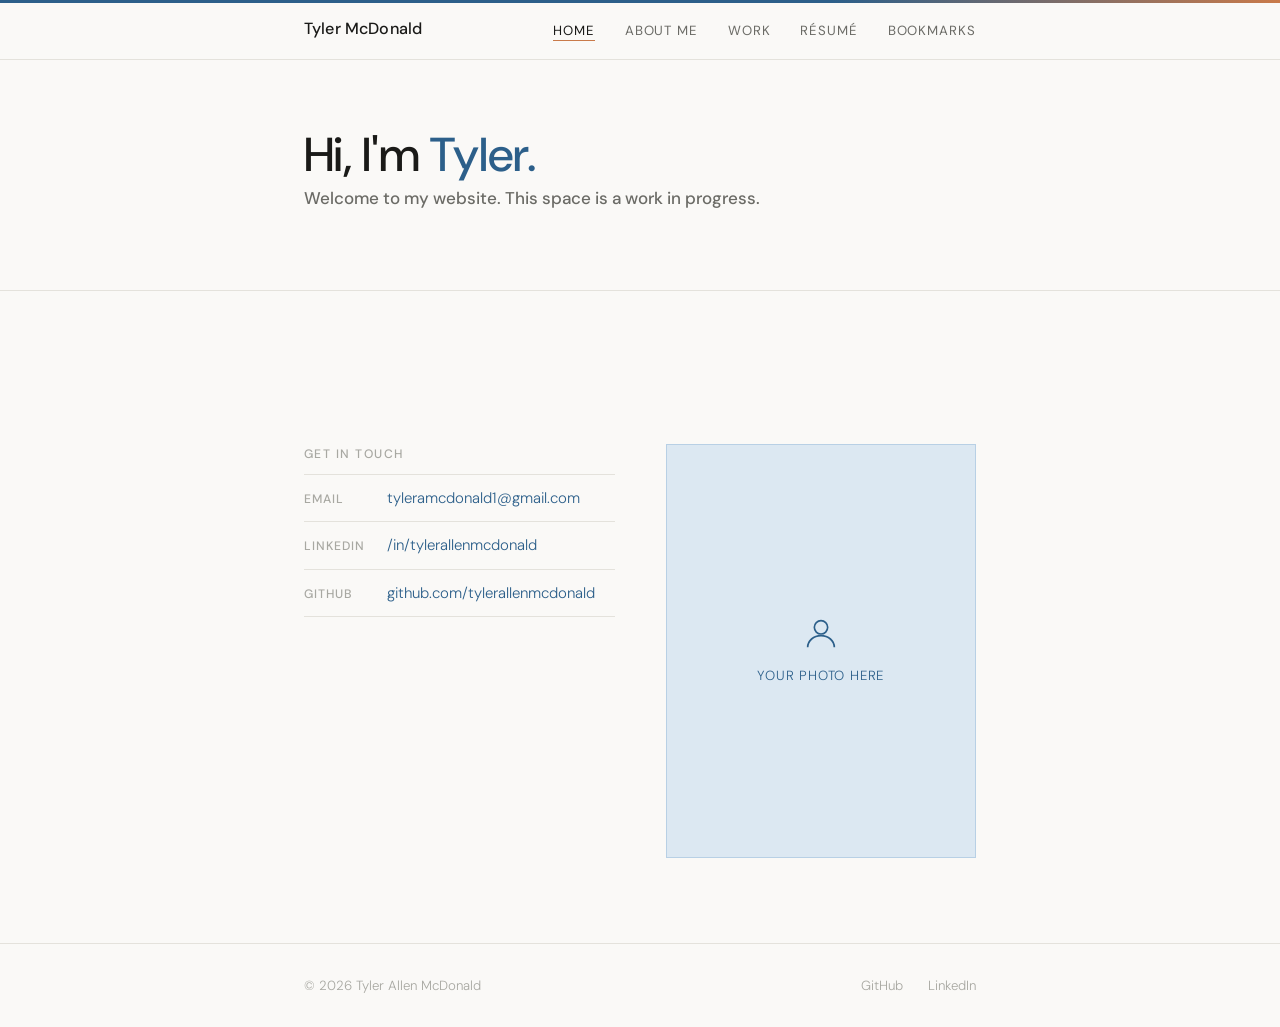
<file: index.html>
<!DOCTYPE html>
<html lang="en">
<head>
  <meta charset="UTF-8" />
  <meta name="viewport" content="width=device-width, initial-scale=1.0" />

  <!-- Page title — shows in browser tab and search results -->
  <title>Tyler Allen McDonald</title>

  <!-- Description — shows in Google search results under your site name -->
  <meta name="description" content="Tylerx McDonald — Business Intelligence Analyst based in New York." />

  <!-- Links to the stylesheet -->
  <link rel="stylesheet" href="css/style.css" />
</head>
<body>

  <!-- ============================================================
       NAVIGATION
       The nav bar appears on every page. The current page's link
       has class="active" so it gets the orange underline.
       To add a new page, copy a <li> item and update the href and text.
       ============================================================ -->
  <nav>
    <div class="container">

      <!-- Your name — links back to home from any page -->
      <a href="index.html" class="nav-name">Tyler McDonald</a>

      <!-- Mobile hamburger button — only visible on small screens -->
      <button class="nav-toggle" aria-label="Toggle navigation" onclick="toggleNav()">
        <span></span><span></span><span></span>
      </button>

      <!-- Navigation links -->
      <ul class="nav-links" id="nav-links">
        <li><a href="index.html" class="active">Home</a></li>
        <li><a href="pages/about.html">About Me</a></li>
        <li><a href="pages/work.html">Work</a></li>
        <li><a href="pages/resume.html">Résumé</a></li>
        <li><a href="pages/bookmarks.html">Bookmarks</a></li>
      </ul>
    </div>
  </nav>


  <!-- ============================================================
       INTRO SECTION
       The main headline and welcome text.
       ============================================================ -->
  <section class="home-intro">
    <div class="container">

      <!-- Small text above the headline — update with your location/role -->
      <!-- <p class="eyebrow">Business Intelligence Analyst — New York</p>

      <!-- Main headline. The <span class="highlight"> makes "Tyler" blue.
           To change the headline, edit the text between the <h1> tags. -->
      <h1>Hi, I'm <span class="highlight">Tyler.</span> <!--<br>I work with data.</h1>

      <!-- Short welcome message. Keep this brief — 2-3 sentences max. -->
      <p class="welcome-text">
        Welcome to my website. This space is a work in progress.

      </p>

    </div>
  </section>


  <!-- ============================================================
       LOWER SECTION — Contact info + Photo
       Two columns: contact info on the left, your photo on the right.
       ============================================================ -->
  <section class="home-lower">
    <div class="container" style="display: contents;"><!-- contents lets the grid span the container -->
    </div>
  </section>

  <!-- Using a full-width container for the two-column layout -->
  <div style="max-width: var(--max-width); margin: 0 auto; padding: 3rem 2rem 5rem;">
    <div class="home-lower" style="padding: 0;">

      <!-- LEFT COLUMN: Contact info -->
      <div class="contact-block">
        <p class="contact-title">Get in touch</p>

        <!-- Each .contact-row is one line of contact info.
             To add a new contact method, copy a .contact-row block.
             To remove one, delete the whole .contact-row block. -->

        <div class="contact-row">
          <span class="contact-key">Email</span>
          <!-- Update the href="mailto:..." and the visible text with your email -->
          <a class="contact-val" href="mailto:tyleramcdonald1@gmail.com">tyleramcdonald1@gmail.com</a>
        </div>

        <div class="contact-row">
          <span class="contact-key">LinkedIn</span>
          <!-- Update the href with your LinkedIn URL -->
          <a class="contact-val" href="https://linkedin.com/in/tylerallenmcdonald" target="_blank" rel="noopener">
            /in/tylerallenmcdonald
          </a>
        </div>

        <div class="contact-row">
          <span class="contact-key">GitHub</span>
          <!-- Update the href with your GitHub URL -->
          <a class="contact-val" href="https://github.com/tylerallenmcdonald" target="_blank" rel="noopener">
            github.com/tylerallenmcdonald
          </a>
        </div>

      </div>

      <!-- RIGHT COLUMN: Your photo
           When you have a photo ready:
           1. Put the image file in a folder called "photos/" at the root of the project
           2. Delete the entire <div class="photo-placeholder"> block below
           3. Replace it with: <img src="photos/your-filename.jpg" alt="Tyler Allen McDonald" />
           The CSS will handle sizing automatically. -->
      <div class="photo-block">
        <div class="photo-placeholder">
          <!-- This SVG is a simple person icon — it disappears when you add a real photo -->
          <svg width="40" height="40" viewBox="0 0 24 24" fill="none" stroke="currentColor" stroke-width="1" aria-hidden="true">
            <circle cx="12" cy="8" r="4"/>
            <path d="M4 20c0-4 3.6-7 8-7s8 3 8 7"/>
          </svg>
          <span>Your photo here</span>
        </div>
        <!-- Optional: add a caption below your photo -->
        <!-- <p class="photo-caption">Caption goes here</p> -->
      </div>

    </div>
  </div>


  <!-- ============================================================
       FOOTER
       Appears on every page. Update the links if your LinkedIn
       or GitHub URLs are different.
       ============================================================ -->
  <footer>
    <div class="container">
      <!-- Copyright year updates automatically via JavaScript below -->
      <p>© <span id="year"></span> Tyler Allen McDonald</p>
      <div class="footer-links">
        <a href="https://github.com/tylerallenmcdonald" target="_blank" rel="noopener">GitHub</a>
        <a href="https://linkedin.com/in/tylerallenmcdonald" target="_blank" rel="noopener">LinkedIn</a>
      </div>
    </div>
  </footer>


  <!-- ============================================================
       JAVASCRIPT
       Small scripts that add interactivity.
       You don't need to touch these unless you want to learn more.
       ============================================================ -->
  <script>
    // Automatically sets the copyright year to the current year
    document.getElementById('year').textContent = new Date().getFullYear();

    // Toggles the mobile nav menu open and closed
    // Called by the onclick on the hamburger button above
    function toggleNav() {
      document.getElementById('nav-links').classList.toggle('open');
    }
  </script>

</body>
</html>
</file>
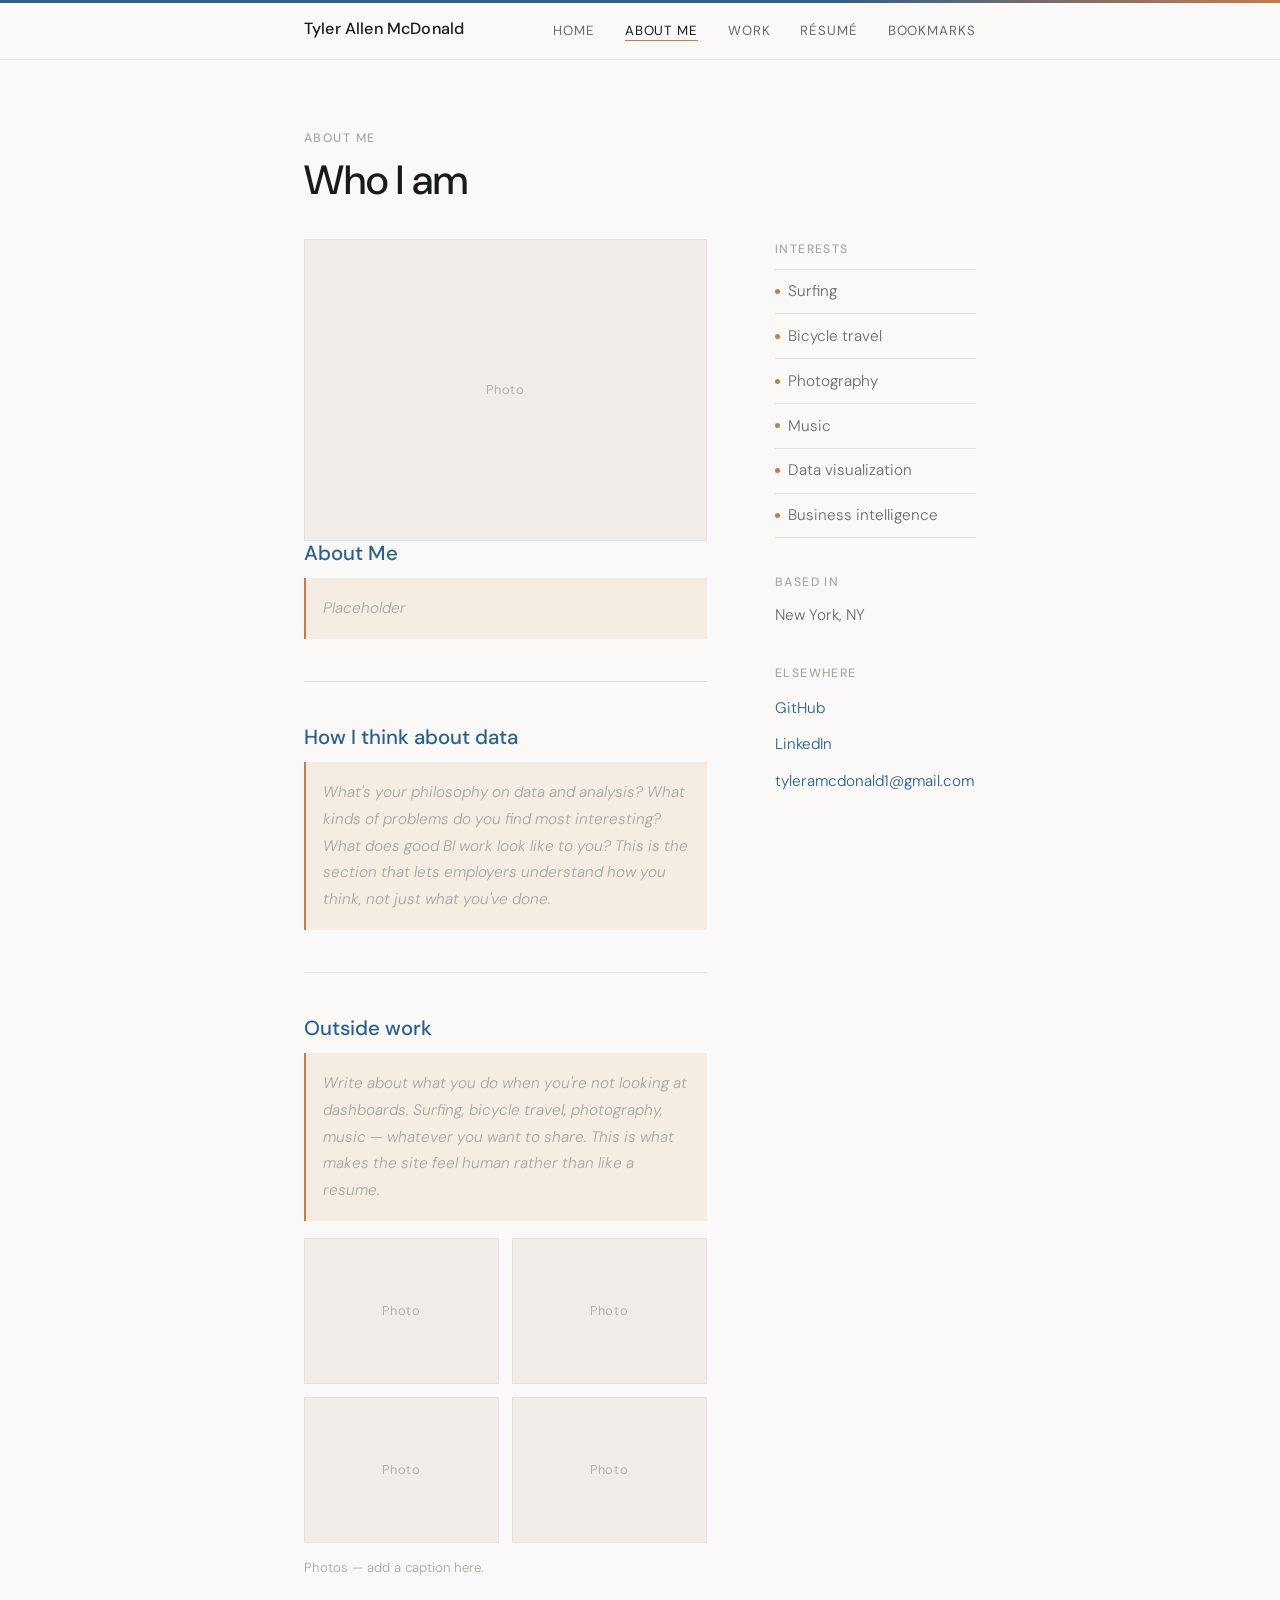
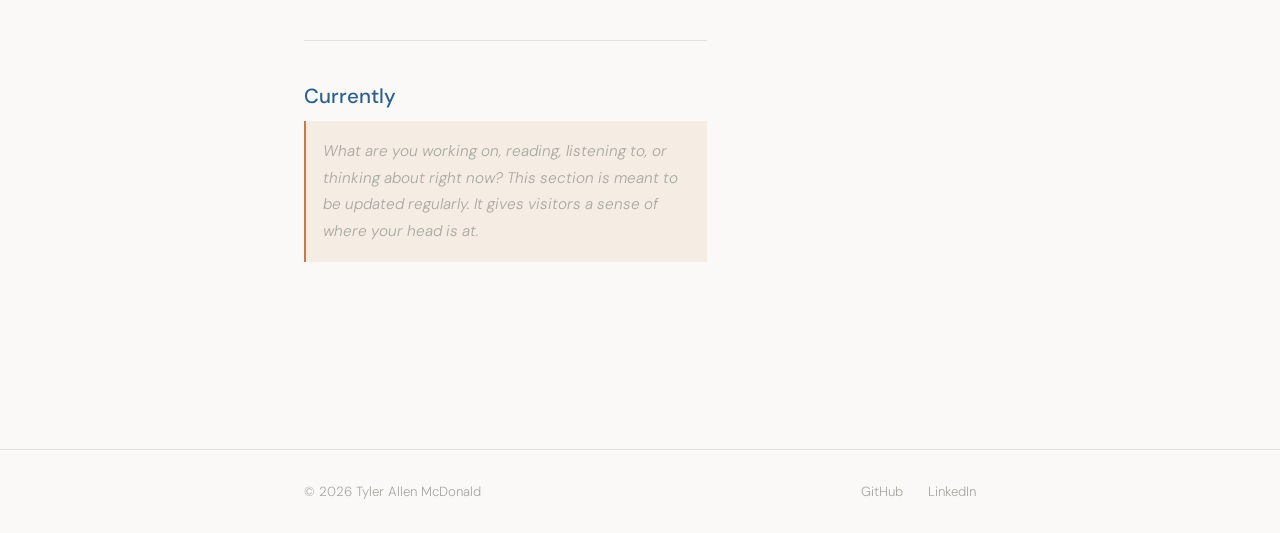
<file: pages/about.html>
<!DOCTYPE html>
<html lang="en">
<head>
  <meta charset="UTF-8" />
  <meta name="viewport" content="width=device-width, initial-scale=1.0" />
  <title>About Me — Tyler Allen McDonald</title>
  <meta name="description" content="About Tyler Allen McDonald" />

  <!-- Path back to stylesheet. The ../ means "go up one folder" since
       this file is inside the pages/ folder. -->
  <link rel="stylesheet" href="../css/style.css" />
</head>
<body>

  <!-- NAVIGATION
       Note: links to other pages use ../ to go up from pages/ to root.
       The "About Me" link has class="active" since that's this page. -->
  <nav>
    <div class="container">
      <a href="../index.html" class="nav-name">Tyler Allen McDonald</a>
      <button class="nav-toggle" aria-label="Toggle navigation" onclick="toggleNav()">
        <span></span><span></span><span></span>
      </button>
      <ul class="nav-links" id="nav-links">
        <li><a href="../index.html">Home</a></li>
        <li><a href="about.html" class="active">About Me</a></li>
        <li><a href="work.html">Work</a></li>
        <li><a href="resume.html">Résumé</a></li>
        <li><a href="bookmarks.html">Bookmarks</a></li>
      </ul>
    </div>
  </nav>


  <main class="page-content">
    <div class="container">

      <!-- Page header -->
      <p class="label">About Me</p>
      <h1>Who I am</h1>

      <!-- Two-column layout: main content left, sidebar right -->
      <div class="about-grid">

        <!-- ============================================================
             LEFT COLUMN — Main bio sections
             Each .about-section is one part of your story.
             Write your own text by replacing the placeholder paragraphs.

             TO ADD A NEW SECTION:
             Copy one entire <div class="about-section"> block and paste
             it below the others. Change the <h2> and write your content.

             TO REMOVE A SECTION:
             Delete the entire <div class="about-section"> block.
             ============================================================ -->
        <div>
          <div class="photo-frame">Photo</div>
          <!-- SECTION 1: Background / Origin story -->
          <div class="about-section">
            <h2>About Me</h2>
            <!-- Replace this placeholder with your own text.
                 Write in whatever voice feels natural to you.
                 There's no right length — 2 paragraphs is plenty. -->
            <p class="placeholder-text">
              Placeholder 
            </p>
          </div>

          <!-- SECTION 2: How you work / What you care about professionally -->
          <div class="about-section">
            <h2>How I think about data</h2>
            <!-- Replace this with your own take on your work and approach. -->
            <p class="placeholder-text">
              What's your philosophy on data and analysis? What kinds of
              problems do you find most interesting? What does good BI work
              look like to you? This is the section that lets employers
              understand how you think, not just what you've done.
            </p>
          </div>

          <!-- SECTION 3: Outside work / Personal interests -->
          <div class="about-section">
            <h2>Outside work</h2>
            <!-- Talk about surfing, photography, bike travel, music —
                 whatever feels right to share. Keep it genuine. -->
            <p class="placeholder-text">
              Write about what you do when you're not looking at dashboards.
              Surfing, bicycle travel, photography, music — whatever you want
              to share. This is what makes the site feel human rather than
              like a resume.
            </p>

            <!-- Photo grid — 4 photos from your travels or hobbies.
                 TO ADD REAL PHOTOS:
                 1. Put your images in a /photos folder at the project root
                 2. Replace each <div class="photo-frame"> with:
                    <img src="../photos/your-photo.jpg" alt="description" />
                 The grid will size them automatically. -->
            <div class="photo-grid">
              <div class="photo-frame">Photo</div>
              <div class="photo-frame">Photo</div>
              <div class="photo-frame">Photo</div>
              <div class="photo-frame">Photo</div>
            </div>
            <!-- Optional caption below the photo grid -->
            <p style="font-size: 0.78rem; color: var(--ink-faint); margin-top: 0.75rem;">
              <!-- Write a caption, e.g. "Pacific Coast, 2024" -->
              Photos — add a caption here.
            </p>
          </div>

          <!-- SECTION 4: Currently / What you're thinking about now -->
          <div class="about-section">
            <h2>Currently</h2>
            <!-- Update this whenever something changes — it keeps the site feeling alive. -->
            <p class="placeholder-text">
              What are you working on, reading, listening to, or thinking
              about right now? This section is meant to be updated regularly.
              It gives visitors a sense of where your head is at.
            </p>
          </div>

        </div><!-- end left column -->


        <!-- ============================================================
             RIGHT COLUMN — Sidebar
             Quick-reference info: interests, location, links.
             ============================================================ -->
        <div>

          <!-- Interests list -->
          <div class="sidebar-block">
            <p class="label">Interests</p>
            <!-- To add or remove an interest, add or delete a <li> item -->
            <ul class="interests-list">
              <li>Surfing</li>
              <li>Bicycle travel</li>
              <li>Photography</li>
              <li>Music</li>
              <li>Data visualization</li>
              <li>Business intelligence</li>
            </ul>
          </div>

          <!-- Location -->
          <div class="sidebar-block">
            <p class="label">Based in</p>
            <p style="font-size: 0.9rem; color: var(--ink-muted); margin: 0;">New York, NY</p>
          </div>

          <!-- Links to other profiles -->
          <div class="sidebar-block">
            <p class="label">Elsewhere</p>
            <!-- Update these with your real URLs -->
            <p style="margin-bottom: 0.4rem;">
              <a href="https://github.com/tylerallenmcdonald" target="_blank" rel="noopener" style="font-size: 0.9rem;">GitHub</a>
            </p>
            <p style="margin-bottom: 0.4rem;">
              <a href="https://linkedin.com/in/tylerallenmcdonald" target="_blank" rel="noopener" style="font-size: 0.9rem;">LinkedIn</a>
            </p>
            <p style="margin-bottom: 0;">
              <a href="mailto:tyleramcdonald1@gmail.com" style="font-size: 0.9rem;">tyleramcdonald1@gmail.com</a>
            </p>
          </div>

        </div><!-- end right column / sidebar -->

      </div><!-- end about-grid -->

    </div>
  </main>


  <footer>
    <div class="container">
      <p>© <span id="year"></span> Tyler Allen McDonald</p>
      <div class="footer-links">
        <a href="https://github.com/tylerallenmcdonald" target="_blank" rel="noopener">GitHub</a>
        <a href="https://linkedin.com/in/tylerallenmcdonald" target="_blank" rel="noopener">LinkedIn</a>
      </div>
    </div>
  </footer>

  <script>
    document.getElementById('year').textContent = new Date().getFullYear();
    function toggleNav() {
      document.getElementById('nav-links').classList.toggle('open');
    }
  </script>

</body>
</html>
</file>
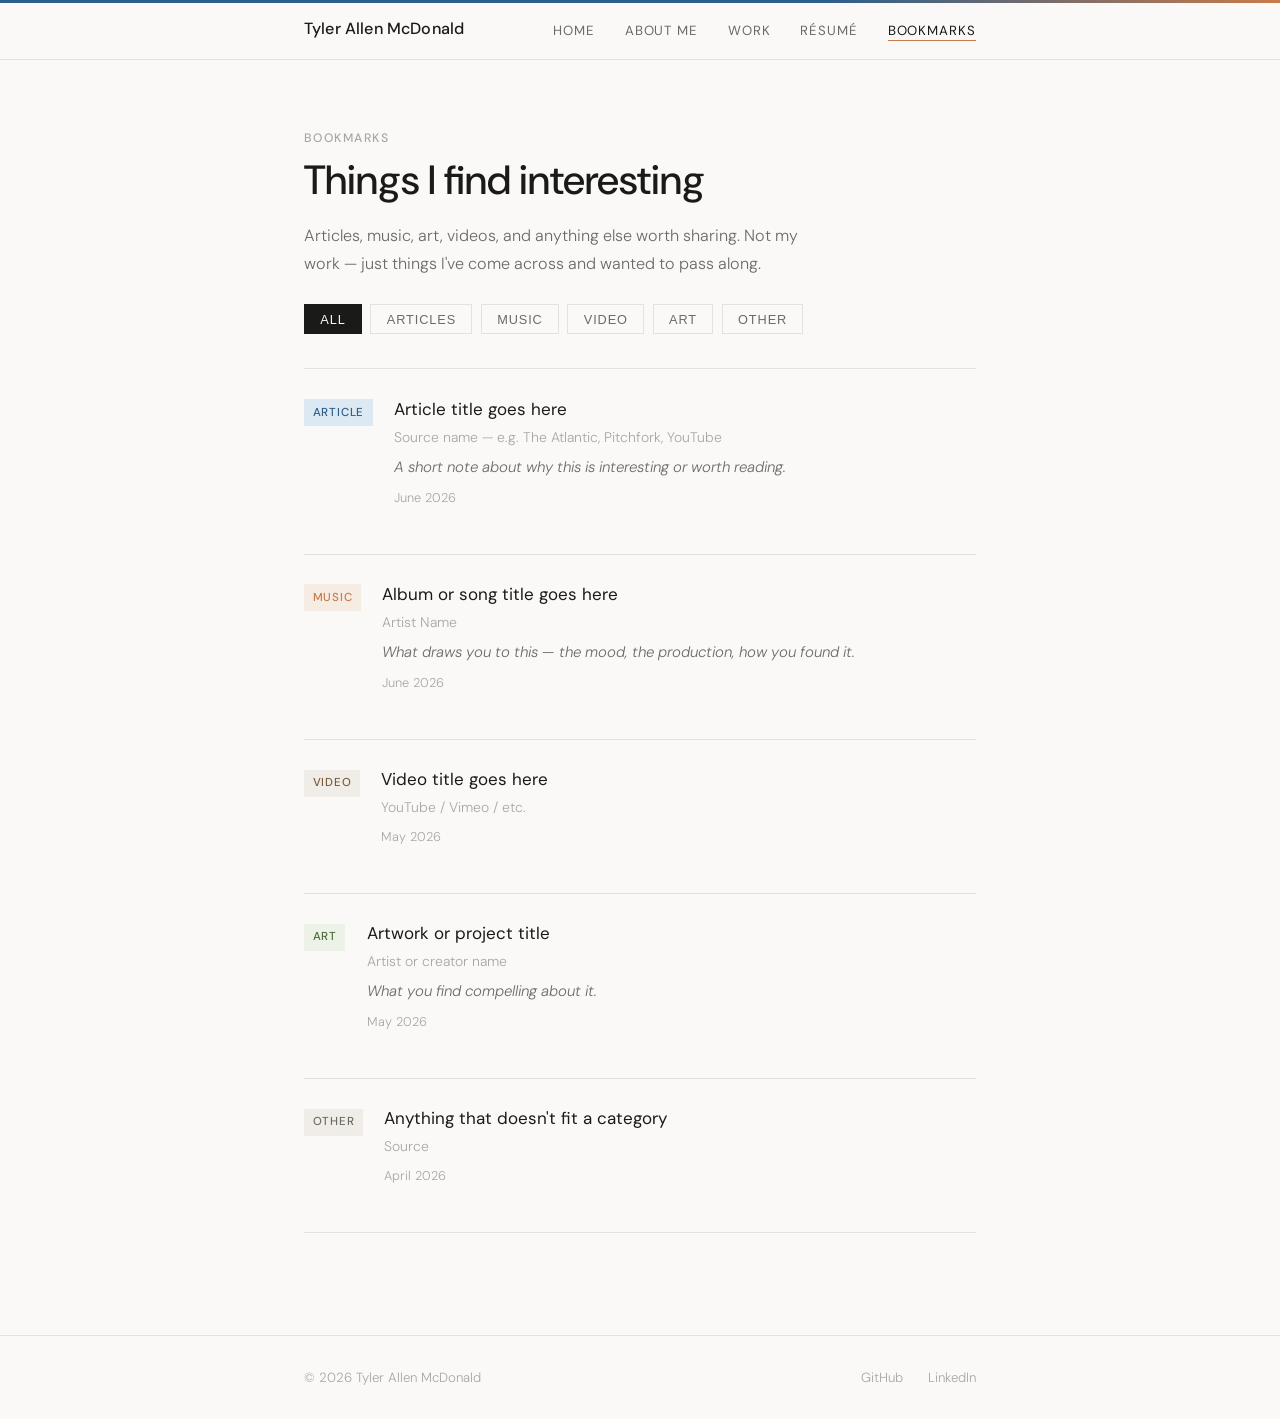
<file: pages/bookmarks.html>
<!DOCTYPE html>
<html lang="en">
<head>
  <meta charset="UTF-8" />
  <meta name="viewport" content="width=device-width, initial-scale=1.0" />
  <title>Bookmarks — Tyler Allen McDonald</title>
  <meta name="description" content="Things Tyler Allen McDonald finds interesting — articles, music, art, videos, and more." />
  <link rel="stylesheet" href="../css/style.css" />
</head>
<body>

  <nav>
    <div class="container">
      <a href="../index.html" class="nav-name">Tyler Allen McDonald</a>
      <button class="nav-toggle" aria-label="Toggle navigation" onclick="toggleNav()">
        <span></span><span></span><span></span>
      </button>
      <ul class="nav-links" id="nav-links">
        <li><a href="../index.html">Home</a></li>
        <li><a href="about.html">About Me</a></li>
        <li><a href="work.html">Work</a></li>
        <li><a href="resume.html">Résumé</a></li>
        <li><a href="bookmarks.html" class="active">Bookmarks</a></li>
      </ul>
    </div>
  </nav>


  <main class="page-content">
    <div class="container">

      <p class="label">Bookmarks</p>
      <h1>Things I find interesting</h1>
      <p style="color: var(--ink-muted); max-width: 500px; margin-bottom: 0; font-size: 0.95rem;">
        Articles, music, art, videos, and anything else worth sharing.
        Not my work — just things I've come across and wanted to pass along.
      </p>

      <!-- ============================================================
           FILTER BUTTONS
           Clicking a filter shows only bookmarks of that type.
           The JavaScript at the bottom handles the filtering logic.

           TO ADD A NEW CATEGORY:
           1. Add a new <button> here with data-filter="yourcategory"
           2. Add a matching <span class="bookmark-type yourcategory"> in the item
           3. Add a color for it in style.css under "Category color coding"
           ============================================================ -->
      <div class="bookmark-filters">
        <button class="filter-btn active" data-filter="all" onclick="filterBookmarks('all', this)">All</button>
        <button class="filter-btn" data-filter="article" onclick="filterBookmarks('article', this)">Articles</button>
        <button class="filter-btn" data-filter="music" onclick="filterBookmarks('music', this)">Music</button>
        <button class="filter-btn" data-filter="video" onclick="filterBookmarks('video', this)">Video</button>
        <button class="filter-btn" data-filter="art" onclick="filterBookmarks('art', this)">Art</button>
        <button class="filter-btn" data-filter="other" onclick="filterBookmarks('other', this)">Other</button>
      </div>


      <!-- ============================================================
           BOOKMARK LIST
           Each bookmark is a .bookmark-item block.

           TO ADD A NEW BOOKMARK:
           Copy one .bookmark-item block and paste it at the TOP of
           the list (newest first). Then update:
           - The data-type attribute (must match a filter category)
           - The class on .bookmark-type (article / music / video / art / other)
           - The category label text
           - The href and title of the link
           - The source name
           - The note (optional — delete the .bookmark-note <p> if not needed)
           - The date

           TO REMOVE A BOOKMARK:
           Delete the entire .bookmark-item block.
           ============================================================ -->
      <div class="bookmarks-list">

        <!-- ---- BOOKMARK ITEM — duplicate this block for each link ---- -->

        <!-- EXAMPLE: Article -->
        <div class="bookmark-item" data-type="article">
          <!-- Category tag — change class to match the type (article/music/video/art/other) -->
          <span class="bookmark-type article">Article</span>
          <div>
            <!-- The link — update href and title text -->
            <a class="bookmark-title" href="https://example.com" target="_blank" rel="noopener">
              Article title goes here
            </a>
            <!-- Where it's from (publication, website, artist name, etc.) -->
            <p class="bookmark-source">Source name — e.g. The Atlantic, Pitchfork, YouTube</p>
            <!-- Optional: a sentence about why you're sharing it.
                 Delete this <p> tag if you don't want to add a note. -->
            <p class="bookmark-note">A short note about why this is interesting or worth reading.</p>
            <!-- When you added it -->
            <p class="bookmark-date">June 2026</p>
          </div>
        </div>

        <!-- EXAMPLE: Music -->
        <div class="bookmark-item" data-type="music">
          <span class="bookmark-type music">Music</span>
          <div>
            <a class="bookmark-title" href="https://example.com" target="_blank" rel="noopener">
              Album or song title goes here
            </a>
            <p class="bookmark-source">Artist Name</p>
            <p class="bookmark-note">What draws you to this — the mood, the production, how you found it.</p>
            <p class="bookmark-date">June 2026</p>
          </div>
        </div>

        <!-- EXAMPLE: Video -->
        <div class="bookmark-item" data-type="video">
          <span class="bookmark-type video">Video</span>
          <div>
            <a class="bookmark-title" href="https://example.com" target="_blank" rel="noopener">
              Video title goes here
            </a>
            <p class="bookmark-source">YouTube / Vimeo / etc.</p>
            <!-- No note on this one — the .bookmark-note <p> is omitted -->
            <p class="bookmark-date">May 2026</p>
          </div>
        </div>

        <!-- EXAMPLE: Art -->
        <div class="bookmark-item" data-type="art">
          <span class="bookmark-type art">Art</span>
          <div>
            <a class="bookmark-title" href="https://example.com" target="_blank" rel="noopener">
              Artwork or project title
            </a>
            <p class="bookmark-source">Artist or creator name</p>
            <p class="bookmark-note">What you find compelling about it.</p>
            <p class="bookmark-date">May 2026</p>
          </div>
        </div>

        <!-- EXAMPLE: Other -->
        <div class="bookmark-item" data-type="other">
          <span class="bookmark-type other">Other</span>
          <div>
            <a class="bookmark-title" href="https://example.com" target="_blank" rel="noopener">
              Anything that doesn't fit a category
            </a>
            <p class="bookmark-source">Source</p>
            <p class="bookmark-date">April 2026</p>
          </div>
        </div>
        <!-- ---- END BOOKMARK ITEM ---- -->

      </div><!-- end bookmarks-list -->

    </div>
  </main>


  <footer>
    <div class="container">
      <p>© <span id="year"></span> Tyler Allen McDonald</p>
      <div class="footer-links">
        <a href="https://github.com/tylerallenmcdonald" target="_blank" rel="noopener">GitHub</a>
        <a href="https://linkedin.com/in/tylerallenmcdonald" target="_blank" rel="noopener">LinkedIn</a>
      </div>
    </div>
  </footer>


  <script>
    // Sets the copyright year automatically
    document.getElementById('year').textContent = new Date().getFullYear();

    // Mobile nav toggle
    function toggleNav() {
      document.getElementById('nav-links').classList.toggle('open');
    }

    // ============================================================
    // BOOKMARK FILTER FUNCTION
    // When a filter button is clicked, this function:
    // 1. Marks the clicked button as "active" (highlighted)
    // 2. Shows all bookmark items, or hides ones that don't match
    //
    // You don't need to edit this — it works automatically based
    // on the data-type attribute on each .bookmark-item.
    // ============================================================
    function filterBookmarks(type, btn) {
      // Remove "active" class from all filter buttons
      document.querySelectorAll('.filter-btn').forEach(b => b.classList.remove('active'));
      // Add "active" class to the button that was clicked
      btn.classList.add('active');

      // Show or hide each bookmark based on its data-type
      document.querySelectorAll('.bookmark-item').forEach(item => {
        if (type === 'all' || item.dataset.type === type) {
          item.style.display = 'grid'; // Show it
        } else {
          item.style.display = 'none'; // Hide it
        }
      });
    }
  </script>

</body>
</html>
</file>
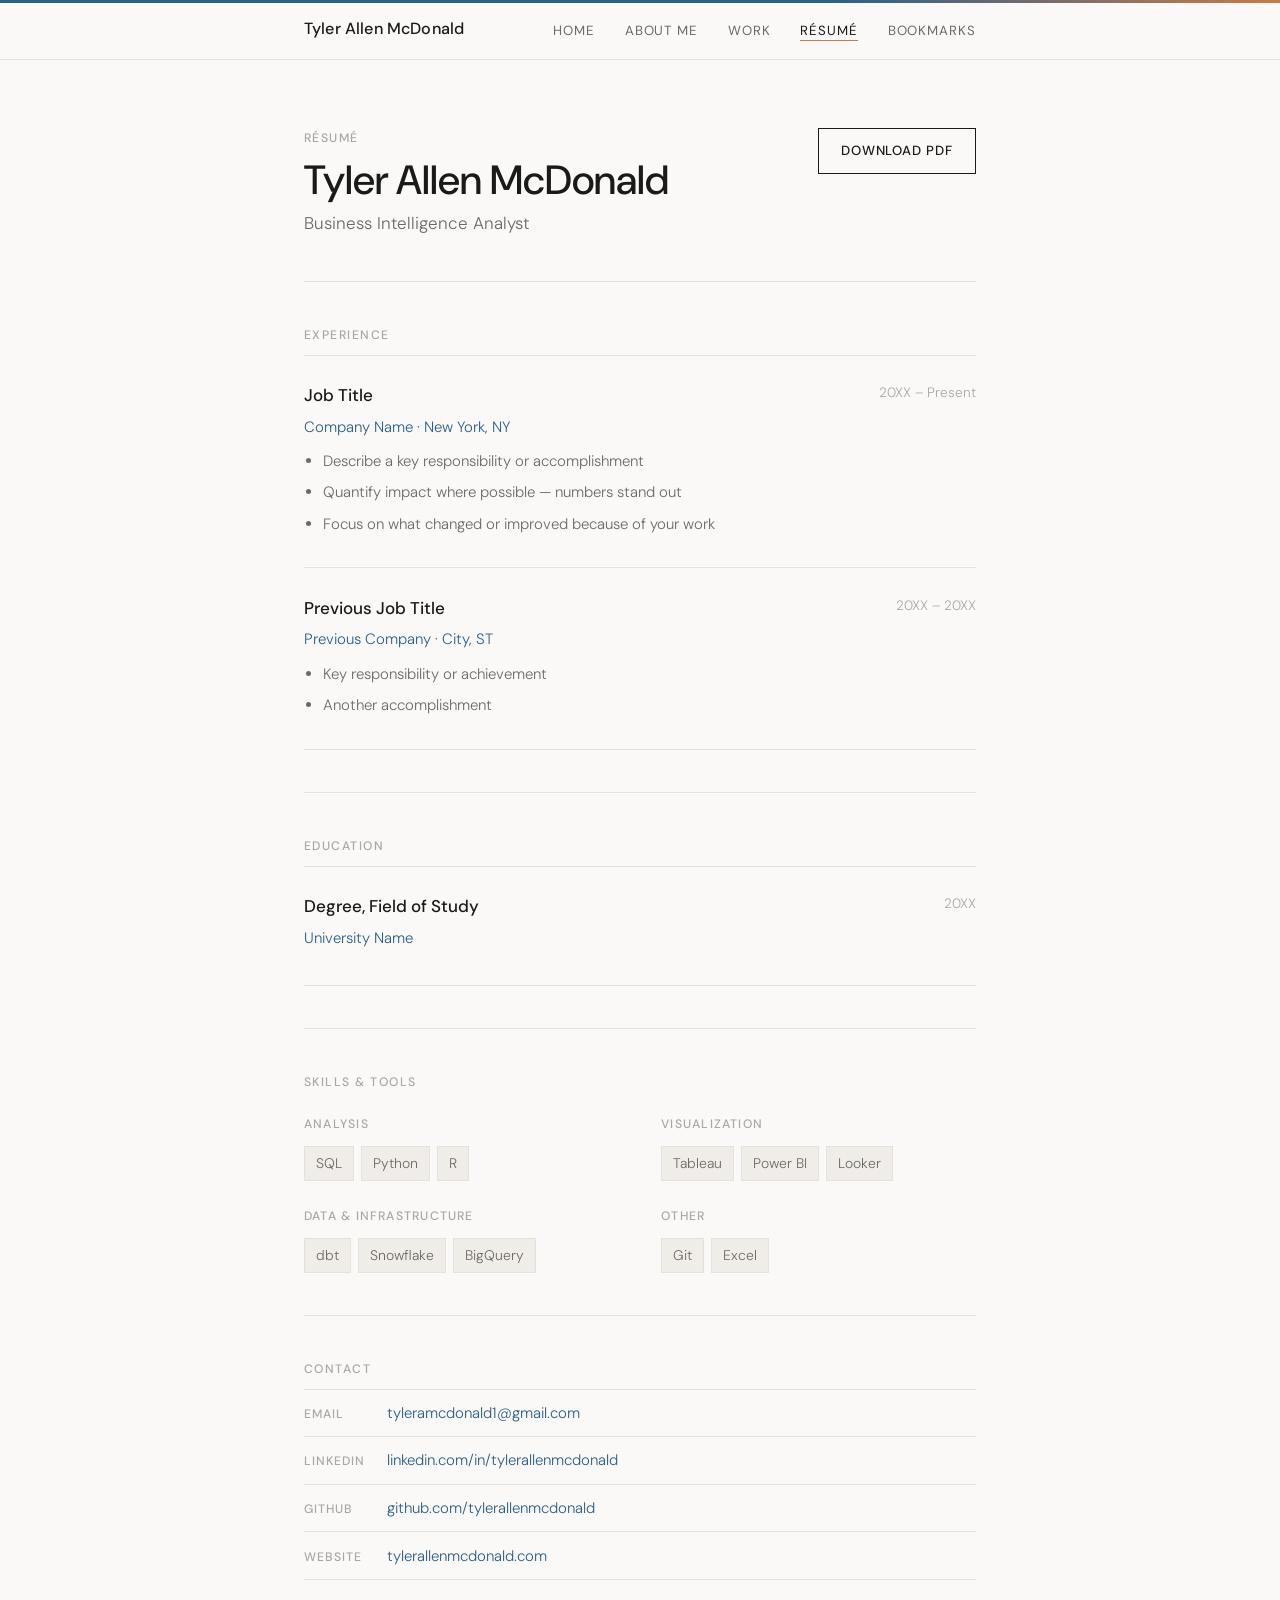
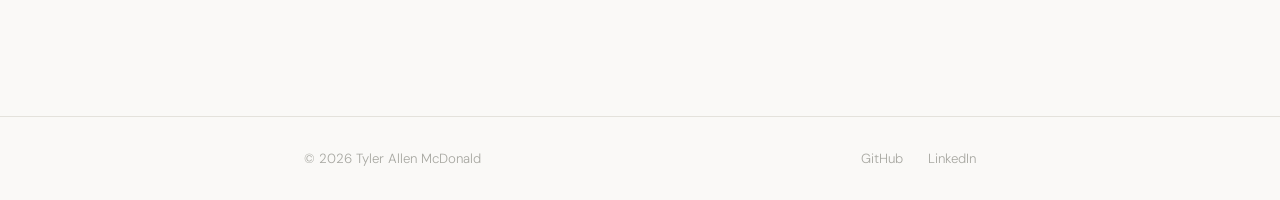
<file: pages/resume.html>
<!DOCTYPE html>
<html lang="en">
<head>
  <meta charset="UTF-8" />
  <meta name="viewport" content="width=device-width, initial-scale=1.0" />
  <title>Résumé — Tyler Allen McDonald</title>
  <meta name="description" content="Résumé for Tyler Allen McDonald, business intelligence analyst." />
  <link rel="stylesheet" href="../css/style.css" />
</head>
<body>

  <nav>
    <div class="container">
      <a href="../index.html" class="nav-name">Tyler Allen McDonald</a>
      <button class="nav-toggle" aria-label="Toggle navigation" onclick="toggleNav()">
        <span></span><span></span><span></span>
      </button>
      <ul class="nav-links" id="nav-links">
        <li><a href="../index.html">Home</a></li>
        <li><a href="about.html">About Me</a></li>
        <li><a href="work.html">Work</a></li>
        <li><a href="resume.html" class="active">Résumé</a></li>
        <li><a href="bookmarks.html">Bookmarks</a></li>
      </ul>
    </div>
  </nav>


  <main class="page-content">
    <div class="container">

      <!-- Resume header: name, title, and download button -->
      <div class="resume-header">
        <div>
          <p class="label">Résumé</p>
          <h1 style="margin-bottom: 0.25rem;">Tyler Allen McDonald</h1>
          <p style="color: var(--ink-muted); font-size: 1rem; margin: 0;">Business Intelligence Analyst</p>
        </div>

        <!-- PDF download button.
             TO ADD YOUR PDF:
             1. Save your resume as a PDF
             2. Put it in the root folder (same level as index.html)
             3. Rename it to "tyler-allen-mcdonald-resume.pdf"
                or update the href below to match your filename -->
        <a href="../tyler-allen-mcdonald-resume.pdf" class="btn" download>
          Download PDF
        </a>
      </div>

      <hr class="rule" />


      <!-- ============================================================
           EXPERIENCE
           Each job is a .resume-entry block.

           TO ADD A JOB:
           Copy one .resume-entry block and paste it below the others
           (or above, if it's your most recent role — keep newest first).
           Update the job title, company, dates, and bullet points.

           TO REMOVE A JOB:
           Delete the entire .resume-entry block.
           ============================================================ -->
      <div class="resume-section">
        <p class="label">Experience</p>

        <!-- ---- JOB ENTRY — duplicate this block for each role ---- -->
        <div class="resume-entry">
          <div>
            <!-- Job title -->
            <h3>Job Title</h3>
            <!-- Company name and location -->
            <p class="company">Company Name &middot; New York, NY</p>
            <!-- Bullet points — focus on outcomes, not just tasks.
                 Add or remove <li> items as needed. -->
            <ul>
              <li>Describe a key responsibility or accomplishment</li>
              <li>Quantify impact where possible — numbers stand out</li>
              <li>Focus on what changed or improved because of your work</li>
            </ul>
          </div>
          <!-- Date range — shown on the right side -->
          <span class="dates">20XX – Present</span>
        </div>

        <!-- Second job entry -->
        <div class="resume-entry">
          <div>
            <h3>Previous Job Title</h3>
            <p class="company">Previous Company &middot; City, ST</p>
            <ul>
              <li>Key responsibility or achievement</li>
              <li>Another accomplishment</li>
            </ul>
          </div>
          <span class="dates">20XX – 20XX</span>
        </div>

        <!-- Add more job entries here by copying the block above -->

      </div><!-- end experience section -->

      <hr class="rule" />


      <!-- ============================================================
           EDUCATION
           Same structure as experience — one .resume-entry per degree.
           ============================================================ -->
      <div class="resume-section">
        <p class="label">Education</p>

        <div class="resume-entry">
          <div>
            <!-- Degree and field of study -->
            <h3>Degree, Field of Study</h3>
            <!-- University name (no location needed unless relevant) -->
            <p class="company">University Name</p>
          </div>
          <span class="dates">20XX</span>
        </div>

      </div><!-- end education section -->

      <hr class="rule" />


      <!-- ============================================================
           SKILLS
           Organized into groups. Each .skill-tag is one skill.

           TO ADD A SKILL:
           Copy a <span class="skill-tag"> and paste it within the
           appropriate skill group. Change the text.

           TO ADD A NEW SKILL GROUP:
           Copy an entire .skill-group block (including its label and
           .skill-tags div) and add it to the grid. Update the label
           and add relevant tags.
           ============================================================ -->
      <div class="resume-section">
        <p class="label">Skills &amp; Tools</p>

        <div class="skills-grid">

          <div>
            <p class="skill-group-label">Analysis</p>
            <div class="skill-tags">
              <!-- Add or remove skill tags here -->
              <span class="skill-tag">SQL</span>
              <span class="skill-tag">Python</span>
              <span class="skill-tag">R</span>
            </div>
          </div>

          <div>
            <p class="skill-group-label">Visualization</p>
            <div class="skill-tags">
              <span class="skill-tag">Tableau</span>
              <span class="skill-tag">Power BI</span>
              <span class="skill-tag">Looker</span>
            </div>
          </div>

          <div>
            <p class="skill-group-label">Data &amp; Infrastructure</p>
            <div class="skill-tags">
              <span class="skill-tag">dbt</span>
              <span class="skill-tag">Snowflake</span>
              <span class="skill-tag">BigQuery</span>
            </div>
          </div>

          <div>
            <p class="skill-group-label">Other</p>
            <div class="skill-tags">
              <span class="skill-tag">Git</span>
              <span class="skill-tag">Excel</span>
            </div>
          </div>

        </div>
      </div><!-- end skills section -->

      <hr class="rule" />


      <!-- ============================================================
           CONTACT
           Simple contact info at the bottom of the resume page.
           Update each value with your real information.
           ============================================================ -->
      <div class="resume-section">
        <p class="label">Contact</p>

        <div class="contact-row">
          <span class="contact-key">Email</span>
          <a class="contact-val" href="mailto:tyleramcdonald1@gmail.com">tyleramcdonald1@gmail.com</a>
        </div>

        <div class="contact-row">
          <span class="contact-key">LinkedIn</span>
          <a class="contact-val" href="https://linkedin.com/in/tylerallenmcdonald" target="_blank" rel="noopener">
            linkedin.com/in/tylerallenmcdonald
          </a>
        </div>

        <div class="contact-row">
          <span class="contact-key">GitHub</span>
          <a class="contact-val" href="https://github.com/tylerallenmcdonald" target="_blank" rel="noopener">
            github.com/tylerallenmcdonald
          </a>
        </div>

        <div class="contact-row">
          <span class="contact-key">Website</span>
          <a class="contact-val" href="https://tylerallenmcdonald.com">tylerallenmcdonald.com</a>
        </div>

      </div><!-- end contact section -->

    </div>
  </main>


  <footer>
    <div class="container">
      <p>© <span id="year"></span> Tyler Allen McDonald</p>
      <div class="footer-links">
        <a href="https://github.com/tylerallenmcdonald" target="_blank" rel="noopener">GitHub</a>
        <a href="https://linkedin.com/in/tylerallenmcdonald" target="_blank" rel="noopener">LinkedIn</a>
      </div>
    </div>
  </footer>

  <script>
    document.getElementById('year').textContent = new Date().getFullYear();
    function toggleNav() {
      document.getElementById('nav-links').classList.toggle('open');
    }
  </script>

</body>
</html>
</file>
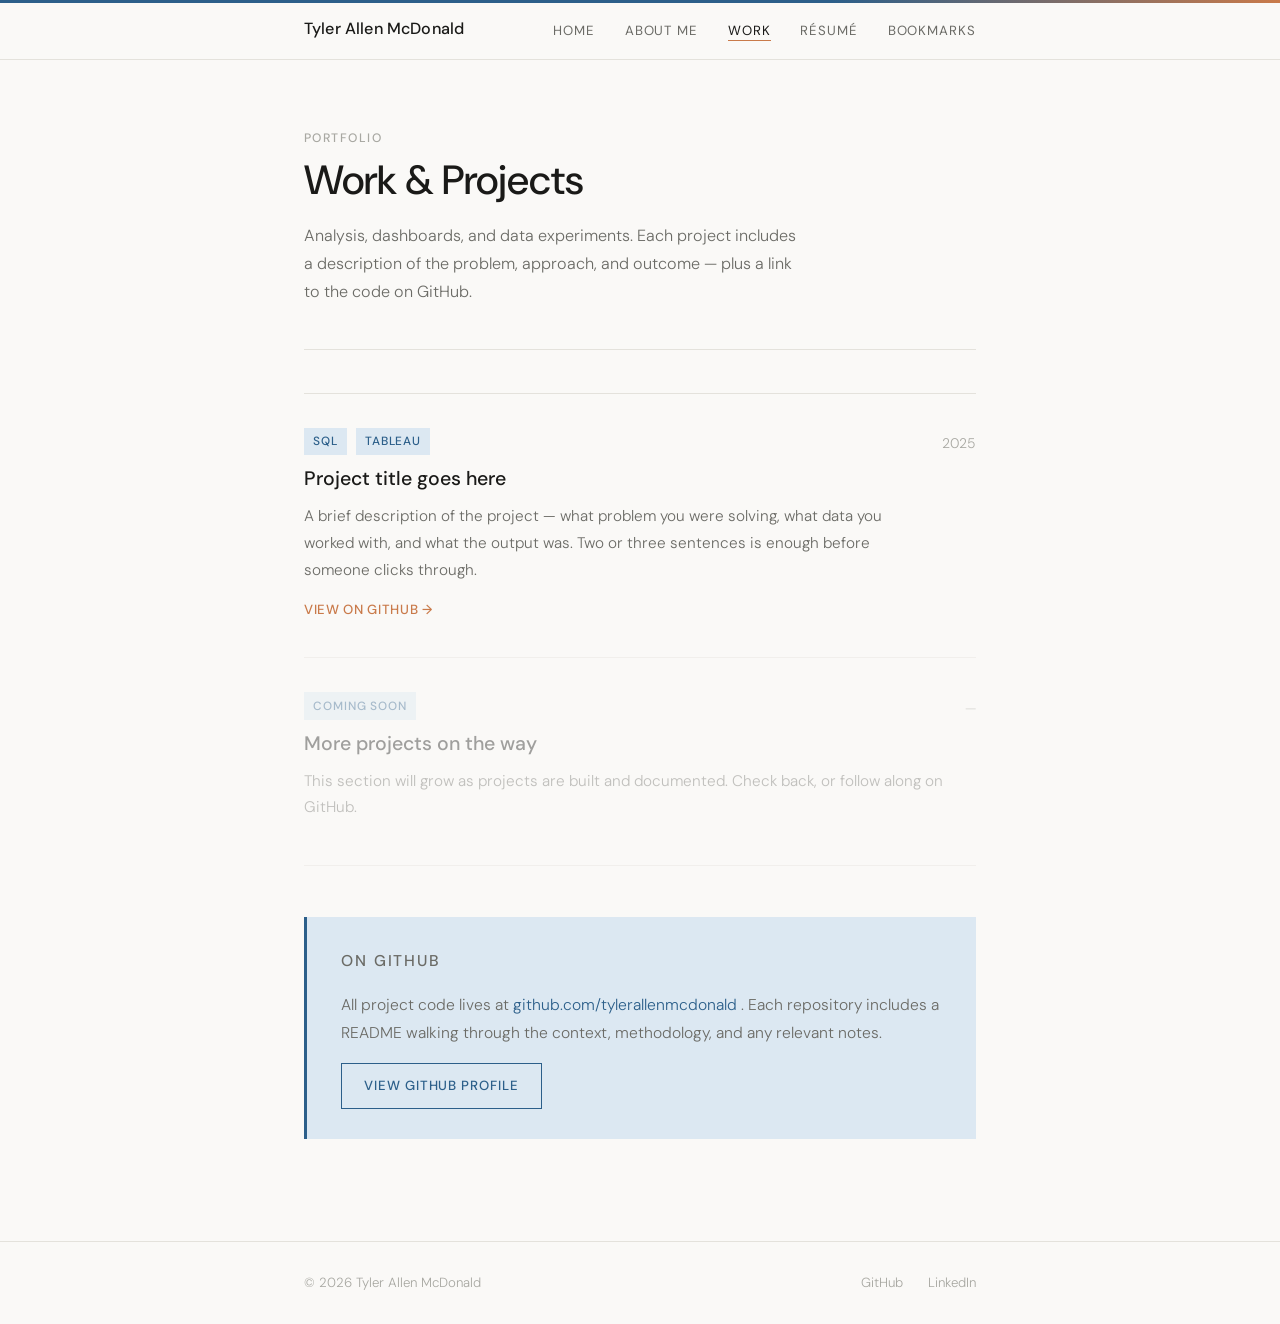
<file: pages/work.html>
<!DOCTYPE html>
<html lang="en">
<head>
  <meta charset="UTF-8" />
  <meta name="viewport" content="width=device-width, initial-scale=1.0" />
  <title>Work — Tyler Allen McDonald</title>
  <meta name="description" content="BI projects and data analysis work by Tyler Allen McDonald." />
  <link rel="stylesheet" href="../css/style.css" />
</head>
<body>

  <nav>
    <div class="container">
      <a href="../index.html" class="nav-name">Tyler Allen McDonald</a>
      <button class="nav-toggle" aria-label="Toggle navigation" onclick="toggleNav()">
        <span></span><span></span><span></span>
      </button>
      <ul class="nav-links" id="nav-links">
        <li><a href="../index.html">Home</a></li>
        <li><a href="about.html">About Me</a></li>
        <li><a href="work.html" class="active">Work</a></li>
        <li><a href="resume.html">Résumé</a></li>
        <li><a href="bookmarks.html">Bookmarks</a></li>
      </ul>
    </div>
  </nav>


  <main class="page-content">
    <div class="container">

      <p class="label">Portfolio</p>
      <h1>Work &amp; Projects</h1>
      <p style="color: var(--ink-muted); max-width: 500px; margin-bottom: 0; font-size: 0.95rem;">
        Analysis, dashboards, and data experiments. Each project includes a
        description of the problem, approach, and outcome — plus a link to the
        code on GitHub.
      </p>

      <hr class="rule" />

      <!-- ============================================================
           PROJECT LIST
           Each project is a .project-card block.

           TO ADD A NEW PROJECT:
           Copy one entire .project-card block (from the opening
           <div class="project-card"> to its closing </div>) and paste
           it above the others so newest projects appear first.
           Then update the title, description, tags, year, and GitHub link.

           TO REMOVE A PROJECT:
           Delete the entire .project-card block.
           ============================================================ -->
      <div class="projects-list">

        <!-- ---- PROJECT CARD — duplicate this block for each project ---- -->
        <div class="project-card">
          <div>

            <!-- Tags: tools or categories used in this project.
                 Add or remove <span class="tag"> items as needed.
                 Examples: SQL, Python, Tableau, Power BI, dbt, Looker, R -->
            <div class="project-meta">
              <span class="tag">SQL</span>
              <span class="tag">Tableau</span>
            </div>

            <!-- Project title -->
            <h3>Project title goes here</h3>

            <!-- 2-3 sentence description: what problem, what data, what output -->
            <p>
              A brief description of the project — what problem you were solving,
              what data you worked with, and what the output was. Two or three
              sentences is enough before someone clicks through.
            </p>

            <!-- Link to the GitHub repo for this project.
                 Update href to point to the specific repo, not just your profile. -->
            <a class="project-link" href="https://github.com/tylerallenmcdonald" target="_blank" rel="noopener">
              View on GitHub →
            </a>

          </div>

          <!-- Year this project was completed -->
          <span class="project-year">2025</span>
        </div>
        <!-- ---- END PROJECT CARD ---- -->


        <!-- Placeholder card — shown while portfolio is being built.
             Delete this entire block once you have real projects. -->
        <div class="project-card" style="opacity: 0.4;">
          <div>
            <div class="project-meta">
              <span class="tag">Coming soon</span>
            </div>
            <h3>More projects on the way</h3>
            <p>
              This section will grow as projects are built and documented.
              Check back, or follow along on GitHub.
            </p>
          </div>
          <span class="project-year">—</span>
        </div>

      </div><!-- end projects-list -->


      <!-- GitHub callout box -->
      <div class="github-callout">
        <p class="label">On GitHub</p>
        <p>
          All project code lives at
          <a href="https://github.com/tylerallenmcdonald" target="_blank" rel="noopener">
            github.com/tylerallenmcdonald
          </a>.
          Each repository includes a README walking through the context,
          methodology, and any relevant notes.
        </p>
        <a href="https://github.com/tylerallenmcdonald" target="_blank" rel="noopener" class="btn btn-blue">
          View GitHub profile
        </a>
      </div>

    </div>
  </main>


  <footer>
    <div class="container">
      <p>© <span id="year"></span> Tyler Allen McDonald</p>
      <div class="footer-links">
        <a href="https://github.com/tylerallenmcdonald" target="_blank" rel="noopener">GitHub</a>
        <a href="https://linkedin.com/in/tylerallenmcdonald" target="_blank" rel="noopener">LinkedIn</a>
      </div>
    </div>
  </footer>

  <script>
    document.getElementById('year').textContent = new Date().getFullYear();
    function toggleNav() {
      document.getElementById('nav-links').classList.toggle('open');
    }
  </script>

</body>
</html>
</file>
<file: css/style.css>
/* ============================================================
   TYLER ALLEN MCDONALD — style.css
   This file controls how every page looks.

   HOW THIS FILE IS ORGANIZED:
   1. Fonts         — importing typefaces from Google
   2. Variables     — colors, sizes you can change in one place
   3. Reset         — clearing browser default styles
   4. Base          — basic rules for text, links, images
   5. Layout        — page structure and containers
   6. Navigation    — the top nav bar
   7. Footer        — the bottom bar
   8. Typography    — headings and text styles
   9. Buttons       — reusable button styles
   10. Home page    — styles unique to index.html
   11. About page   — styles unique to about.html
   12. Work page    — styles unique to work.html
   13. Resume page  — styles unique to resume.html
   14. Bookmarks    — styles unique to bookmarks.html
   15. Responsive   — adjustments for small screens (phones)
   ============================================================ */


/* ============================================================
   1. FONTS
   We're importing two weights of "DM Sans" from Google Fonts.
   DM Sans is clean, modern, and highly readable.
   ============================================================ */
@import url('https://fonts.googleapis.com/css2?family=DM+Sans:ital,opsz,wght@0,9..40,300;0,9..40,400;0,9..40,500;1,9..40,300&display=swap');


/* ============================================================
   2. VARIABLES
   CSS variables let you define values once and reuse them
   everywhere. To change a color across the whole site, just
   update it here.

   HOW TO READ THESE:
   --variable-name: value;

   HOW TO USE IN CSS:
   color: var(--ink);
   ============================================================ */
:root {
  /* --- Colors --- */
  --ink:          #1a1a18;   /* Main text color (near-black) */
  --ink-muted:    #6b6b66;   /* Secondary text (gray) */
  --ink-faint:    #a8a8a2;   /* Subtle text, labels (light gray) */
  --paper:        #faf9f7;   /* Page background (warm off-white) */
  --paper-mid:    #f0ede8;   /* Slightly darker off-white, for cards/sections */
  --rule:         #e4e2dc;   /* Divider lines */

  /* Blue — used for links, accents, and structural highlights */
  /* To make the blue lighter or darker, adjust these hex values */
  --blue:         #2c5f8a;   /* Main blue */
  --blue-light:   #dce8f2;   /* Very light blue, for backgrounds */
  --blue-dark:    #1a3d5c;   /* Darker blue, for hover states */

  /* Orange — used sparingly to draw attention to key elements */
  /* To change the accent color, update these two values */
  --orange:       #c97a4a;   /* Muted, warm orange */
  --orange-light: #f5ece3;   /* Very light orange, for backgrounds */

  /* --- Typography --- */
  --font: 'DM Sans', system-ui, sans-serif; /* One font used everywhere */

  /* --- Sizes --- */
  --max-width: 740px;  /* Maximum width of page content — increase to widen layout */
  --nav-height: 60px;  /* Height of the navigation bar */
}


/* ============================================================
   3. RESET
   Browsers apply their own default styles. This clears them
   so we start from a clean slate.
   ============================================================ */
*, *::before, *::after {
  box-sizing: border-box; /* Makes sizing more predictable */
  margin: 0;
  padding: 0;
}


/* ============================================================
   4. BASE STYLES
   Rules that apply to the whole page unless overridden.
   ============================================================ */
html {
  font-size: 17px;        /* Base font size — everything else scales from this */
  scroll-behavior: smooth; /* Smooth scrolling when clicking anchor links */
}

body {
  font-family: var(--font);
  font-weight: 300;         /* Light weight for body text */
  color: var(--ink);
  background-color: var(--paper);
  line-height: 1.75;        /* Space between lines — increase for more breathing room */
  -webkit-font-smoothing: antialiased; /* Crisper text on Mac/iOS */
}

/* Links */
a {
  color: var(--blue);
  text-decoration: none;
}
a:hover {
  text-decoration: underline;
  text-underline-offset: 3px;
}

/* Images — prevents them from overflowing their containers */
img {
  max-width: 100%;
  display: block;
  height: auto;
}

/* Horizontal divider lines (used with <hr class="rule">) */
hr.rule {
  border: none;
  border-top: 1px solid var(--rule);
  margin: 2.5rem 0;
}


/* ============================================================
   5. LAYOUT
   Controls the overall structure of every page.
   ============================================================ */

/* .container centers content and limits its maximum width */
.container {
  max-width: var(--max-width);
  margin: 0 auto;     /* Centers the container horizontally */
  padding: 0 2rem;    /* 2rem padding on left and right sides */
}

/* .page-content wraps the main content of each page */
/* padding-top makes room for the fixed navigation bar */
.page-content {
  padding-top: calc(var(--nav-height) + 4rem); /* Space below nav + extra breathing room */
  padding-bottom: 6rem;
  min-height: 100vh; /* Page is at least as tall as the viewport */
}


/* ============================================================
   6. NAVIGATION
   The fixed nav bar at the top of every page.
   position: fixed keeps it visible as you scroll.
   ============================================================ */
nav {
  position: fixed;      /* Stays at top even when scrolling */
  top: 0;
  left: 0;
  right: 0;
  height: var(--nav-height);
  background: var(--paper);
  border-bottom: 1px solid var(--rule);
  z-index: 100;         /* Sits on top of all other content */
  display: flex;
  align-items: center;
}

/* The accent bar — the thin colored line at the very top of the page */
/* To change its colors, update the two hex values in the gradient */
nav::before {
  content: '';
  position: absolute;
  top: 0;
  left: 0;
  right: 0;
  height: 3px;
  background: linear-gradient(90deg, var(--blue) 65%, var(--orange) 100%);
}

/* Inner nav layout: name on left, links on right */
nav .container {
  width: 100%;
  max-width: var(--max-width);
  display: flex;
  align-items: center;
  justify-content: space-between;
}

/* Your name in the top left */
.nav-name {
  font-size: 0.95rem;
  font-weight: 500;
  color: var(--ink);
  letter-spacing: 0.01em;
}
.nav-name:hover {
  color: var(--blue);
  text-decoration: none;
}

/* The list of page links on the right */
.nav-links {
  display: flex;
  gap: 1.75rem;
  list-style: none; /* Removes bullet points from the list */
}

/* Individual nav link */
.nav-links a {
  font-size: 0.78rem;
  font-weight: 400;
  letter-spacing: 0.07em;
  text-transform: uppercase;
  color: var(--ink-muted);
}
.nav-links a:hover {
  color: var(--ink);
  text-decoration: none;
}

/* The active link — underlined to show which page you're on */
/* In each HTML file, the current page's link has class="active" */
.nav-links a.active {
  color: var(--ink);
  border-bottom: 1.5px solid var(--orange); /* Orange underline on active page */
  padding-bottom: 1px;
}

/* Mobile menu toggle button — hidden on desktop, shown on small screens */
.nav-toggle {
  display: none;
  background: none;
  border: none;
  cursor: pointer;
  padding: 4px;
  color: var(--ink);
}
.nav-toggle span {
  display: block;
  width: 20px;
  height: 1.5px;
  background: currentColor;
  margin: 5px 0;
}


/* ============================================================
   7. FOOTER
   The bar at the bottom of every page.
   ============================================================ */
footer {
  border-top: 1px solid var(--rule);
  padding: 1.75rem 0;
}

footer .container {
  display: flex;
  align-items: center;
  justify-content: space-between;
}

footer p {
  font-size: 0.78rem;
  color: var(--ink-faint);
  margin: 0;
}

.footer-links {
  display: flex;
  gap: 1.5rem;
}

.footer-links a {
  font-size: 0.78rem;
  color: var(--ink-faint);
}
.footer-links a:hover {
  color: var(--ink);
  text-decoration: none;
}


/* ============================================================
   8. TYPOGRAPHY HELPERS
   Reusable text styles used across multiple pages.
   ============================================================ */

/* Small uppercase label — used above section titles */
/* Example: <p class="label">Projects</p> */
.label {
  font-size: 0.72rem;
  font-weight: 500;
  letter-spacing: 0.12em;
  text-transform: uppercase;
  color: var(--ink-faint);
  margin-bottom: 0.5rem;
}

/* Standard headings */
h1 {
  font-size: 2.4rem;
  font-weight: 500;
  line-height: 1.15;
  color: var(--ink);
  margin-bottom: 1rem;
}
h2 {
  font-size: 1.5rem;
  font-weight: 500;
  line-height: 1.2;
  color: var(--ink);
  margin-bottom: 0.75rem;
}
h3 {
  font-size: 1.05rem;
  font-weight: 500;
  color: var(--ink);
  margin-bottom: 0.4rem;
}

/* Body paragraph */
p {
  margin-bottom: 1.1rem;
}


/* ============================================================
   9. BUTTONS
   Reusable button styles. Apply class="btn" to any <a> tag
   to make it look like a button.
   ============================================================ */

/* Standard outlined button */
.btn {
  display: inline-block;
  font-size: 0.78rem;
  font-weight: 500;
  letter-spacing: 0.07em;
  text-transform: uppercase;
  padding: 0.6rem 1.3rem;
  border: 1px solid var(--ink);
  color: var(--ink);
  background: transparent;
  cursor: pointer;
  text-decoration: none;
}
.btn:hover {
  background: var(--ink);
  color: var(--paper);
  text-decoration: none;
}

/* Blue filled button */
.btn-blue {
  border-color: var(--blue);
  color: var(--blue);
}
.btn-blue:hover {
  background: var(--blue);
  color: var(--paper);
}


/* ============================================================
   10. HOME PAGE (index.html)
   Styles that only apply to the home page.
   ============================================================ */

/* The main intro section */
.home-intro {
  padding-top: calc(var(--nav-height) + 4rem);
  padding-bottom: 3.5rem;
  border-bottom: 1px solid var(--rule);
}

/* Small line above the main headline */
.home-intro .eyebrow {
  font-size: 0.8rem;
  letter-spacing: 0.08em;
  text-transform: uppercase;
  color: var(--ink-muted);
  margin-bottom: 1rem;
}

/* Main headline on the home page */
/* To change the size, adjust font-size */
.home-intro h1 {
  font-size: 2.8rem;
  margin-bottom: 1rem;
}

/* The blue highlight on the name in the headline */
/* Applied with <span class="highlight"> in the HTML */
.home-intro h1 .highlight {
  color: var(--blue);
}

/* The short welcome paragraph */
.home-intro .welcome-text {
  font-size: 1rem;
  color: var(--ink-muted);
  max-width: 460px;
  line-height: 1.8;
  margin-bottom: 0;
}

/* The two-column section below the intro: contact info + photo */
.home-lower {
  padding: 3rem 0;
  display: grid;
  grid-template-columns: 1fr 1fr; /* Two equal columns */
  gap: 3rem;
  align-items: start;
}

/* Contact info section */
.contact-block .contact-title {
  font-size: 0.72rem;
  font-weight: 500;
  letter-spacing: 0.12em;
  text-transform: uppercase;
  color: var(--ink-faint);
  margin-bottom: 0.5rem;
}

/* Each row in the contact list */
.contact-row {
  display: flex;
  align-items: baseline;
  gap: 0.75rem;
  padding: 0.6rem 0;
  border-top: 1px solid var(--rule);
  font-size: 0.9rem;
}
.contact-row:last-child {
  border-bottom: 1px solid var(--rule);
}

/* The "Email", "LinkedIn", "GitHub" label on each row */
.contact-row .contact-key {
  font-size: 0.72rem;
  font-weight: 500;
  letter-spacing: 0.08em;
  text-transform: uppercase;
  color: var(--ink-faint);
  min-width: 70px;  /* Keeps labels aligned — increase if a label is longer */
  flex-shrink: 0;
}

/* The actual contact value (email address, URL, etc.) */
.contact-row .contact-val {
  color: var(--blue);
  font-size: 0.88rem;
  word-break: break-all; /* Prevents long email/URL from overflowing */
}

/* Photo placeholder — replace with a real <img> tag when you have a photo */
/* See the HTML comment in index.html for instructions */
.photo-block {
  display: flex;
  flex-direction: column;
  gap: 0.5rem;
}

.photo-placeholder {
  background: var(--blue-light);
  border: 1px solid #b8d0e5;
  aspect-ratio: 3 / 4;  /* Portrait format — change to 1/1 for a square */
  display: flex;
  flex-direction: column;
  align-items: center;
  justify-content: center;
  gap: 0.6rem;
  color: var(--blue);
  font-size: 0.78rem;
  letter-spacing: 0.06em;
  text-transform: uppercase;
}

/* Caption below the photo */
.photo-caption {
  font-size: 0.78rem;
  color: var(--ink-faint);
  text-align: center;
}


/* ============================================================
   11. ABOUT PAGE (pages/about.html)
   ============================================================ */

/* Two-column layout: main content on left, sidebar on right */
.about-grid {
  display: grid;
  grid-template-columns: 2fr 1fr; /* Left column is wider */
  gap: 4rem;
  margin-top: 2rem;
}

/* Each section in the about page body */
.about-section {
  margin-bottom: 2.5rem;
  padding-bottom: 2.5rem;
  border-bottom: 1px solid var(--rule);
}
.about-section:last-child {
  border-bottom: none;
}

/* The section title (e.g. "Background", "Outside Work") */
.about-section h2 {
  font-size: 1.2rem;
  color: var(--blue);         /* Blue section headings */
  margin-bottom: 0.75rem;
}

/* Placeholder text style — shown until you write your own content */
.placeholder-text {
  color: var(--ink-faint);
  font-style: italic;
  font-size: 0.9rem;
  padding: 1rem;
  border-left: 2px solid var(--orange); /* Orange left border to highlight placeholders */
  background: var(--orange-light);
  margin-bottom: 0;
}

/* The sidebar items on the right */
.sidebar-block {
  margin-bottom: 2rem;
}

/* List of interests in the sidebar */
.interests-list {
  list-style: none;
  margin-top: 0.25rem;
}
.interests-list li {
  padding: 0.5rem 0;
  border-top: 1px solid var(--rule);
  font-size: 0.9rem;
  color: var(--ink-muted);
  display: flex;
  align-items: center;
  gap: 0.5rem;
}
.interests-list li:last-child {
  border-bottom: 1px solid var(--rule);
}

/* Orange dot before each interest item */
.interests-list li::before {
  content: '';
  display: inline-block;
  width: 5px;
  height: 5px;
  border-radius: 50%;
  background: var(--orange);
  flex-shrink: 0;
}

/* Photo grid — 2x2 grid of photos on the about page */
/* To add photos, replace the photo-frame divs with <img> tags */
.photo-grid {
  display: grid;
  grid-template-columns: 1fr 1fr;
  gap: 0.75rem;
  margin-top: 1rem;
}

/* Individual photo frame placeholder */
.photo-frame {
  background: var(--paper-mid);
  border: 1px solid var(--rule);
  aspect-ratio: 4 / 3; /* Landscape format — change to 1/1 for square */
  display: flex;
  align-items: center;
  justify-content: center;
  color: var(--ink-faint);
  font-size: 0.75rem;
  letter-spacing: 0.05em;
}


/* ============================================================
   12. WORK PAGE (pages/work.html)
   ============================================================ */

/* Each project is a "card" — a row with project info */
.project-card {
  padding: 2rem 0;
  border-top: 1px solid var(--rule);
  display: grid;
  grid-template-columns: 1fr auto; /* Info on left, year on right */
  gap: 1rem;
  align-items: start;
}
.project-card:last-child {
  border-bottom: 1px solid var(--rule);
}

/* The row of tags above the project title (e.g. "SQL · Tableau") */
.project-meta {
  display: flex;
  gap: 0.5rem;
  align-items: center;
  margin-bottom: 0.4rem;
  flex-wrap: wrap;
}

/* Individual tag pill (e.g. "SQL") */
/* To add a new tag, copy a <span class="tag"> in the HTML */
.tag {
  font-size: 0.7rem;
  font-weight: 500;
  letter-spacing: 0.07em;
  text-transform: uppercase;
  color: var(--blue);
  background: var(--blue-light);
  padding: 0.2rem 0.55rem;
}

.project-card h3 {
  font-size: 1.15rem;
  margin-bottom: 0.4rem;
}

.project-card p {
  font-size: 0.9rem;
  color: var(--ink-muted);
  margin-bottom: 0.6rem;
}

/* The "View on GitHub →" link below each project description */
.project-link {
  font-size: 0.78rem;
  font-weight: 500;
  letter-spacing: 0.05em;
  text-transform: uppercase;
  color: var(--orange); /* Orange to draw the eye */
}
.project-link:hover {
  color: var(--blue);
}

/* The year label on the right side of each project card */
.project-year {
  font-size: 0.82rem;
  color: var(--ink-faint);
  font-weight: 300;
  white-space: nowrap;
  padding-top: 0.2rem;
}

/* The blue callout box at the bottom of the work page */
.github-callout {
  margin-top: 3rem;
  padding: 1.75rem 2rem;
  background: var(--blue-light);
  border-left: 3px solid var(--blue); /* Blue left border accent */
}

.github-callout p {
  font-size: 0.92rem;
  color: var(--ink-muted);
  margin-bottom: 1rem;
}


/* ============================================================
   13. RESUME PAGE (pages/resume.html)
   ============================================================ */

/* Section grouping (Experience, Education, Skills) */
.resume-section {
  margin: 2rem 0;
}

/* Each individual job / education entry */
.resume-entry {
  display: grid;
  grid-template-columns: 1fr auto; /* Content left, dates right */
  gap: 0.5rem;
  padding: 1.5rem 0;
  border-top: 1px solid var(--rule);
}
.resume-entry:last-child {
  border-bottom: 1px solid var(--rule);
}

/* Job title */
.resume-entry h3 {
  font-size: 1rem;
  font-weight: 500;
  margin-bottom: 0.15rem;
}

/* Company name and location */
.resume-entry .company {
  font-size: 0.88rem;
  color: var(--blue);  /* Company name in blue */
  margin-bottom: 0.5rem;
}

/* Date range (right side of each entry) */
.resume-entry .dates {
  font-size: 0.8rem;
  color: var(--ink-faint);
  white-space: nowrap;
  font-weight: 300;
}

/* Bullet points under each job */
.resume-entry ul {
  font-size: 0.88rem;
  color: var(--ink-muted);
  padding-left: 1.1rem;
  margin-top: 0.4rem;
}
.resume-entry li {
  margin-bottom: 0.3rem;
}

/* Skills grid — two columns of skill groups */
.skills-grid {
  display: grid;
  grid-template-columns: 1fr 1fr;
  gap: 1.5rem 2.5rem;
  margin-top: 1.25rem;
}

/* Skill group heading (e.g. "Analysis", "Visualization") */
.skill-group-label {
  font-size: 0.72rem;
  font-weight: 500;
  letter-spacing: 0.1em;
  text-transform: uppercase;
  color: var(--ink-faint);
  margin-bottom: 0.6rem;
}

/* Wrapper for skill tags */
.skill-tags {
  display: flex;
  flex-wrap: wrap;
  gap: 0.4rem;
}

/* Individual skill tag (e.g. "SQL") */
/* To add a new skill, copy a <span class="skill-tag"> in the HTML */
.skill-tag {
  font-size: 0.82rem;
  color: var(--ink-muted);
  border: 1px solid var(--rule);
  padding: 0.25rem 0.65rem;
  background: var(--paper-mid);
}

/* The download PDF button row */
.resume-header {
  display: flex;
  align-items: flex-start;
  justify-content: space-between;
  flex-wrap: wrap;
  gap: 1rem;
  margin-bottom: 0.5rem;
}


/* ============================================================
   14. BOOKMARKS PAGE (pages/bookmarks.html)
   ============================================================ */

/* Filter buttons at the top (All, Article, Music, etc.) */
.bookmark-filters {
  display: flex;
  gap: 0.5rem;
  flex-wrap: wrap;
  margin: 1.5rem 0 2rem;
}

/* Each filter button */
/* The active filter gets class="filter-btn active" */
.filter-btn {
  font-size: 0.75rem;
  font-weight: 500;
  letter-spacing: 0.07em;
  text-transform: uppercase;
  padding: 0.4rem 0.9rem;
  border: 1px solid var(--rule);
  background: transparent;
  color: var(--ink-muted);
  cursor: pointer;
}
.filter-btn:hover,
.filter-btn.active {
  background: var(--ink);
  color: var(--paper);
  border-color: var(--ink);
}

/* Each bookmark entry */
.bookmark-item {
  padding: 1.5rem 0;
  border-top: 1px solid var(--rule);
  display: grid;
  grid-template-columns: auto 1fr; /* Type tag on left, content right */
  gap: 0 1.25rem;
}
.bookmark-item:last-child {
  border-bottom: 1px solid var(--rule);
}

/* The category tag on the left (e.g. "Article", "Music") */
/* To change a category color, update its background color here */
.bookmark-type {
  font-size: 0.68rem;
  font-weight: 500;
  letter-spacing: 0.07em;
  text-transform: uppercase;
  padding: 0.2rem 0.5rem;
  height: fit-content;
  margin-top: 0.25rem;
  white-space: nowrap;
}

/* Category color coding — edit these to change tag colors */
.bookmark-type.article  { background: var(--blue-light);   color: var(--blue); }
.bookmark-type.music    { background: var(--orange-light);  color: var(--orange); }
.bookmark-type.video    { background: #f0ede8;              color: #7a5c3a; }
.bookmark-type.art      { background: #edf2e8;              color: #4a6e36; }
.bookmark-type.other    { background: var(--paper-mid);     color: var(--ink-muted); }

/* Bookmark title (the clickable link) */
.bookmark-title {
  font-size: 1rem;
  font-weight: 400;
  color: var(--ink);
  margin-bottom: 0.25rem;
  line-height: 1.4;
}
.bookmark-title:hover {
  color: var(--blue);
  text-decoration: underline;
  text-underline-offset: 3px;
}

/* The source / creator name (e.g. "The Atlantic", "Spotify") */
.bookmark-source {
  font-size: 0.82rem;
  color: var(--ink-faint);
  margin-bottom: 0.3rem;
}

/* Optional short note about why you're sharing it */
.bookmark-note {
  font-size: 0.88rem;
  color: var(--ink-muted);
  font-style: italic;
  margin: 0;
}

/* Date added */
.bookmark-date {
  font-size: 0.75rem;
  color: var(--ink-faint);
  margin-top: 0.4rem;
}


/* ============================================================
   15. RESPONSIVE — SMALL SCREENS
   These rules only apply when the screen is 640px wide or
   narrower (i.e., most phones). They override the rules above.
   ============================================================ */
@media (max-width: 640px) {

  /* Reduce base font size slightly on small screens */
  html { font-size: 16px; }

  /* Stack nav links vertically when the toggle is open */
  .nav-links {
    display: none; /* Hidden by default on mobile */
  }
  .nav-links.open {
    display: flex;
    flex-direction: column;
    position: absolute;
    top: var(--nav-height);
    left: 0;
    right: 0;
    background: var(--paper);
    border-bottom: 1px solid var(--rule);
    padding: 1.25rem 2rem 1.75rem;
    gap: 1rem;
  }

  /* Show the hamburger toggle button */
  .nav-toggle { display: block; }

  /* Reduce side padding on small screens */
  .container { padding: 0 1.25rem; }

  /* Smaller headings on phones */
  h1 { font-size: 1.9rem; }
  .home-intro h1 { font-size: 2.1rem; }

  /* Stack home page columns vertically */
  .home-lower {
    grid-template-columns: 1fr;
    gap: 2.5rem;
  }

  /* Stack about page columns vertically */
  .about-grid {
    grid-template-columns: 1fr;
    gap: 2rem;
  }

  /* Stack skills grid vertically */
  .skills-grid { grid-template-columns: 1fr; }

  /* Stack photo grid vertically */
  .photo-grid { grid-template-columns: 1fr; }

  /* Stack project cards vertically */
  .project-card { grid-template-columns: 1fr; }

  /* Stack resume entries vertically */
  .resume-entry { grid-template-columns: 1fr; }
  .resume-entry .dates { margin-top: -0.5rem; }

  /* Stack bookmark items */
  .bookmark-item {
    grid-template-columns: 1fr;
    gap: 0.5rem;
  }

  /* Less top padding on page content */
  .page-content {
    padding-top: calc(var(--nav-height) + 2.5rem);
  }
}
</file>
